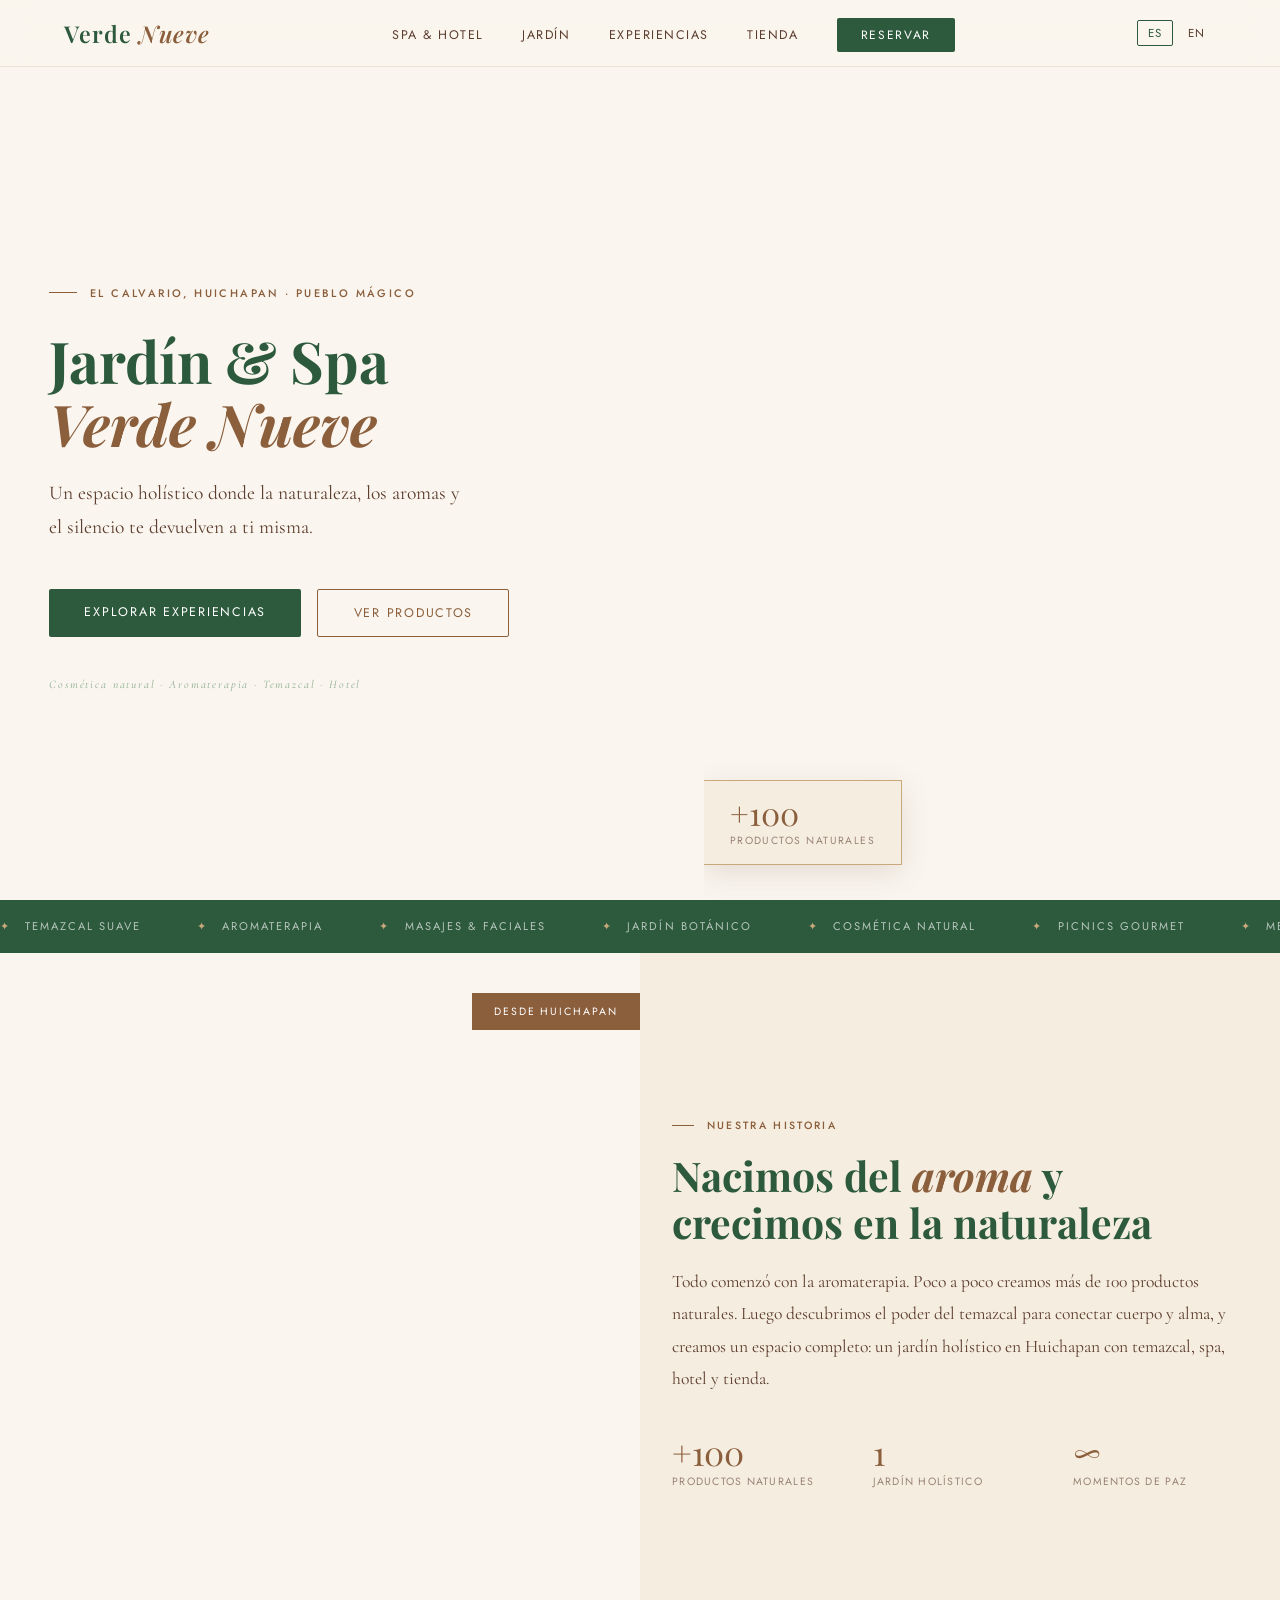
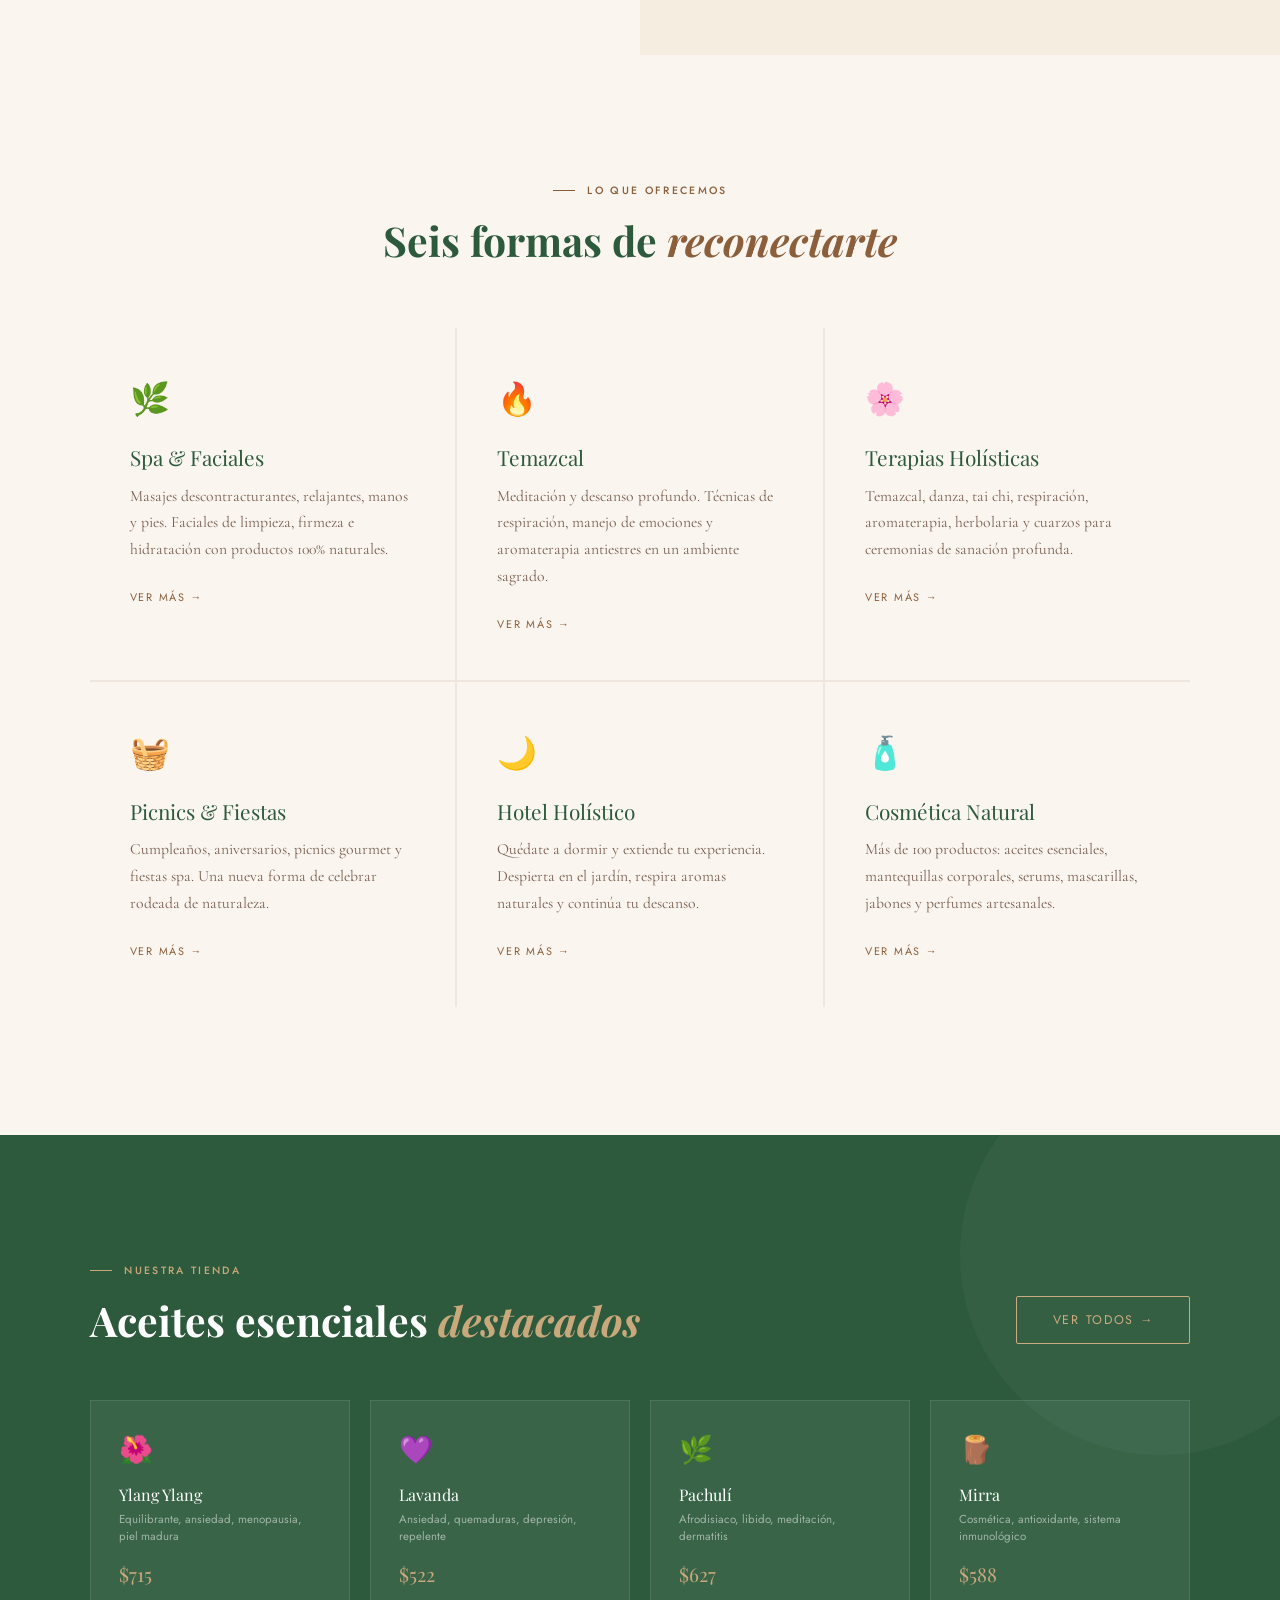
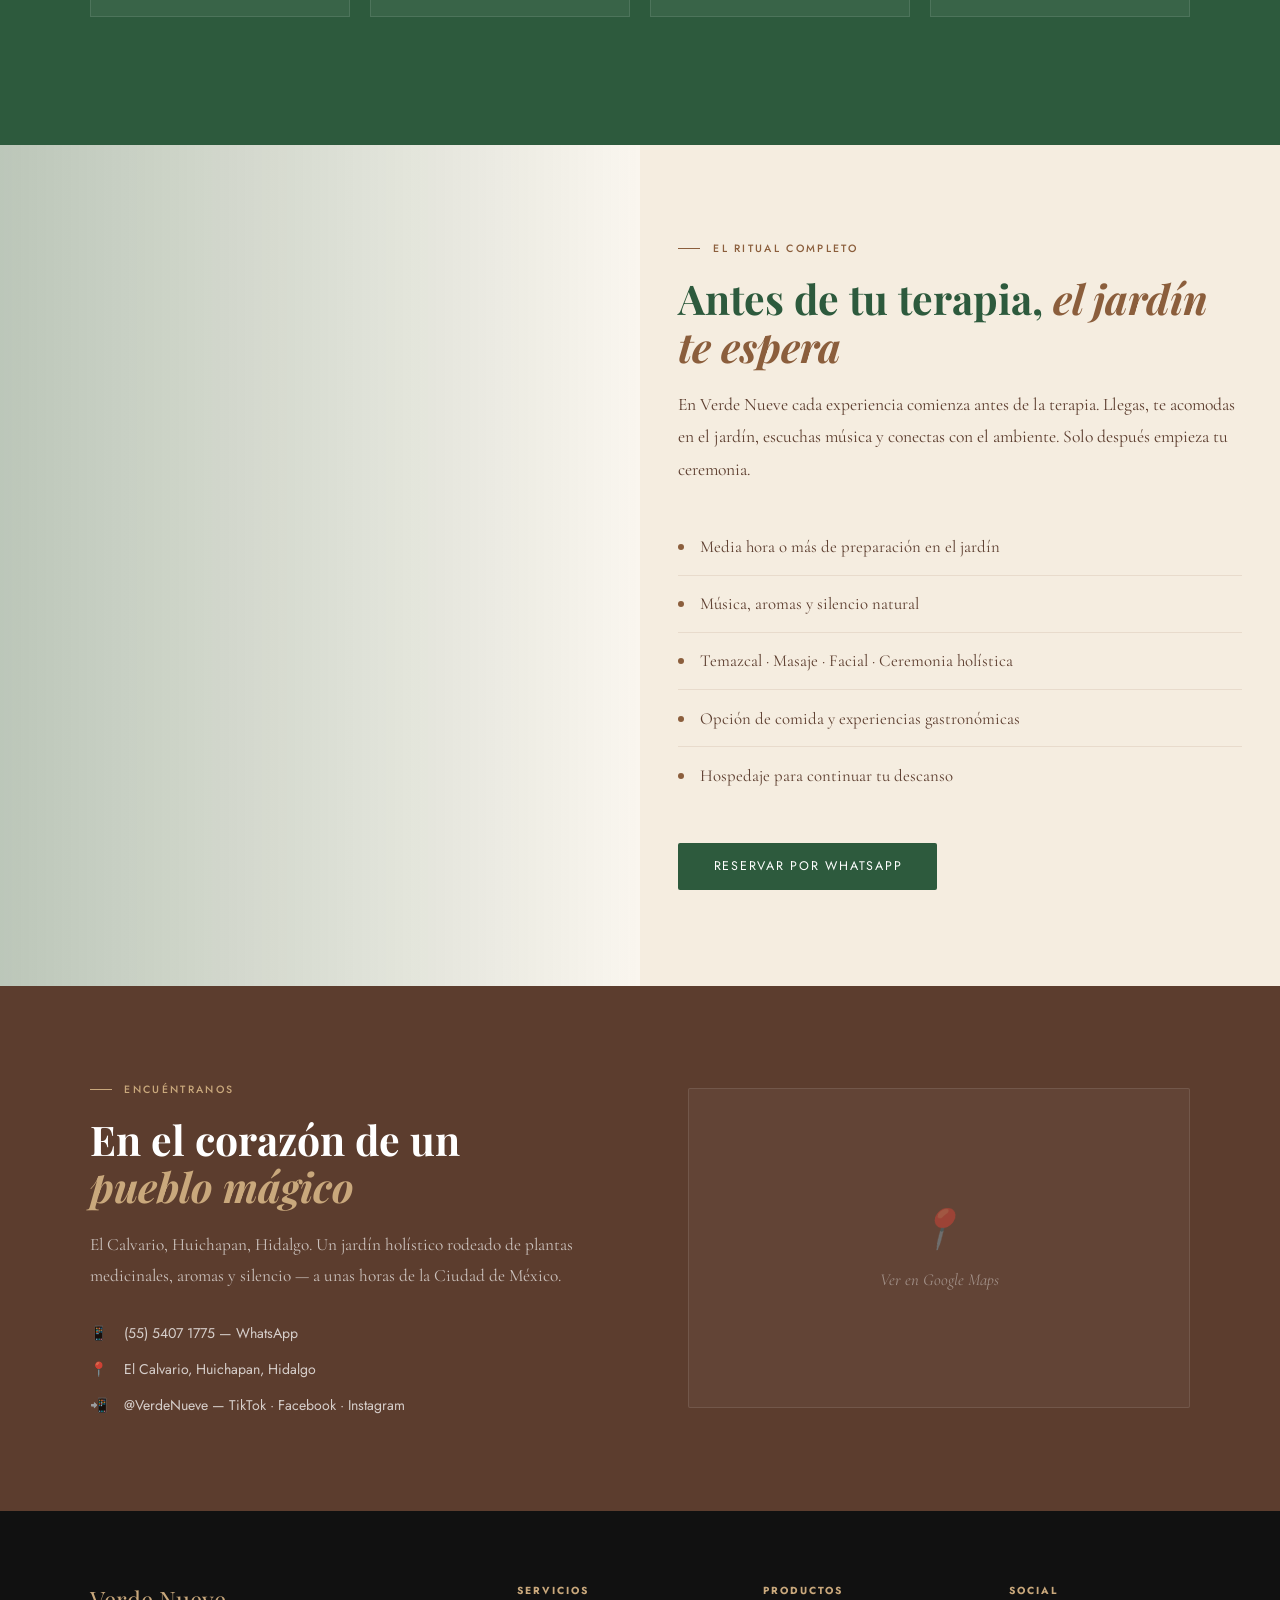
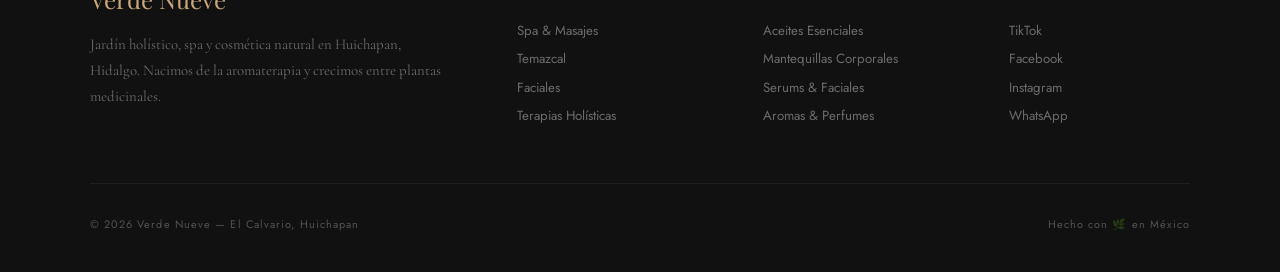
<file: index.html>
<!DOCTYPE html>
<html lang="es">
<head>
<meta charset="UTF-8">
<meta name="viewport" content="width=device-width, initial-scale=1.0">
  <title>Jardín & Spa Verde Nueve — Masajes, Temazcal y Cosmética Natural en Huichapan</title>
  <meta name="description" content="Escapa del estrés en el Jardín Verde Nueve. Spa, masajes, temazcal, faciales y más de 100 productos naturales en Huichapan, Hidalgo.">
  <meta name="keywords" content="spa Huichapan, masajes Hidalgo, temazcal, cosmética natural, terapia estrés, jardín holístico">
  <meta name="robots" content="index, follow">
  <link rel="canonical" href="https://verdenueve.mx/">

  <!-- Open Graph -->
  <meta property="og:type" content="website">
  <meta property="og:url" content="https://verdenueve.mx/">
  <meta property="og:title" content="Jardín & Spa Verde Nueve — Masajes, Temazcal y Cosmética Natural en Huichapan">
  <meta property="og:description" content="Escapa del estrés en el Jardín Verde Nueve. Spa, masajes, temazcal, faciales y más de 100 productos naturales en Huichapan, Hidalgo.">
  <meta property="og:image" content="https://verdenueve.mx/img/og-image.jpg">
  <meta property="og:locale" content="es_MX">

  <!-- Twitter Card -->
  <meta name="twitter:card" content="summary_large_image">
  <meta name="twitter:title" content="Jardín & Spa Verde Nueve — Masajes, Temazcal y Cosmética Natural en Huichapan">
  <meta name="twitter:description" content="Escapa del estrés en el Jardín Verde Nueve. Spa, masajes, temazcal, faciales y más de 100 productos naturales en Huichapan, Hidalgo.">
  <meta name="twitter:image" content="https://verdenueve.mx/img/og-image.jpg">
<link href="https://fonts.googleapis.com/css2?family=Playfair+Display:ital,wght@0,400;0,600;1,400;1,600&family=Cormorant+Garamond:ital,wght@0,300;0,400;1,300&family=Jost:wght@300;400;500&display=swap" rel="stylesheet">
<link rel="stylesheet" href="style.css">
<style>
  /* ── HERO ── */
  .hero { min-height: 100vh; display: grid; grid-template-columns: 55% 45%; padding-top: 76px; }
  .hero-left { display: flex; flex-direction: column; justify-content: center; padding: 6rem 4rem 6rem 7%; }
  .eyebrow { display: flex; align-items: center; gap: .8rem; font-size: .68rem; letter-spacing: .22em; text-transform: uppercase; color: var(--tierra); font-weight: 500; margin-bottom: 1.8rem; }
  .eyebrow::before { content: ''; display: inline-block; width: 28px; height: 1px; background: var(--tierra); }
  .hero-title { font-family: 'Playfair Display', serif; font-size: clamp(2.8rem, 4.5vw, 5rem); line-height: 1.08; color: var(--verde); margin-bottom: 1.4rem; }
  .hero-title em { display: block; font-style: italic; color: var(--tierra); }
  .hero-desc { font-family: 'Cormorant Garamond', serif; font-size: 1.22rem; line-height: 1.75; color: var(--cafe); opacity: .88; max-width: 420px; margin-bottom: 2.8rem; }
  .hero-btns { display: flex; gap: 1rem; flex-wrap: wrap; }
  .hero-tagline { margin-top: 2.5rem; font-size: .72rem; letter-spacing: .16em; color: var(--verde-palido); font-family: 'Cormorant Garamond', serif; font-style: italic; }
  .hero-right { position: relative; overflow: hidden; }
  .hero-mosaic { display: grid; grid-template-columns: 1fr 1fr; grid-template-rows: 60% 40%; height: 100%; gap: 4px; }
  .tile { overflow: hidden; background-size: cover; background-position: center; transition: transform .7s ease; }
  .tile:hover { transform: scale(1.04); }
  .tile-a { grid-column: 1; grid-row: 1/3; background-image: url('https://images.unsplash.com/photo-1600334089648-b0d9d3028eb2?w=700&q=80'); }
  .tile-b { background-image: url('https://images.unsplash.com/photo-1540555700478-4be289fbecef?w=500&q=80'); }
  .tile-c { background-image: url('https://images.unsplash.com/photo-1556760544-74068565f05c?w=500&q=80'); }
  .hero-pill { position: absolute; bottom: 2.2rem; left: -1px; background: var(--crema); border: 1px solid var(--arena); padding: 1rem 1.6rem; box-shadow: 0 8px 30px rgba(92,61,46,.14); z-index: 10; }
  .hero-pill .big { font-family: 'Playfair Display', serif; font-size: 2rem; color: var(--tierra); line-height: 1; }
  .hero-pill .small { font-size: .65rem; letter-spacing: .14em; text-transform: uppercase; color: var(--cafe); opacity: .6; margin-top: .25rem; }
  .hero-left .eyebrow   { animation: fadeUp .6s ease .1s both; }
  .hero-left .hero-title { animation: fadeUp .7s ease .2s both; }
  .hero-left .hero-desc  { animation: fadeUp .7s ease .35s both; }
  .hero-left .hero-btns  { animation: fadeUp .7s ease .5s both; }

  /* ── SOBRE ── */
  .sobre { display: grid; grid-template-columns: 1fr 1fr; min-height: 78vh; }
  .sobre-photo { background: url('https://images.unsplash.com/photo-1501854140801-50d01698950b?w=900&q=80') center/cover; position: relative; }
  .sobre-photo-tag { position: absolute; top: 2.5rem; right: 0; background: var(--tierra); color: #fff; padding: .7rem 1.4rem; font-size: .66rem; letter-spacing: .18em; text-transform: uppercase; }
  .sobre-text { background: var(--crema); padding: 6rem 6% 6rem 5%; display: flex; flex-direction: column; justify-content: center; }
  .stats-row { display: grid; grid-template-columns: repeat(3,1fr); gap: 2rem; margin-top: 2.5rem; }
  .stat-num { font-family: 'Playfair Display', serif; font-size: 2.1rem; color: var(--tierra); line-height: 1; }
  .stat-lab { font-size: .66rem; letter-spacing: .12em; text-transform: uppercase; color: var(--cafe); opacity: .6; margin-top: .3rem; }

  /* ── SERVICIOS ── */
  .servicios { padding: 8rem 7%; background: var(--hueso); }
  .servicios-header { text-align: center; margin-bottom: 4rem; }
  .service-grid { display: grid; grid-template-columns: repeat(3,1fr); gap: 2px; background: rgba(139,94,60,.1); }
  .service-card { background: var(--hueso); padding: 3rem 2.5rem; cursor: pointer; position: relative; overflow: hidden; text-decoration: none; color: inherit; display: block; }
  .service-card::before { content: ''; position: absolute; inset: 0; background: var(--verde); transform: scaleY(0); transform-origin: bottom; transition: transform .4s ease; z-index: 0; }
  .service-card:hover::before { transform: scaleY(1); }
  .service-card > * { position: relative; z-index: 1; }
  .service-card:hover .s-icon { color: var(--arena); }
  .service-card:hover .s-name { color: #fff; }
  .service-card:hover .s-desc { color: rgba(255,255,255,.72); opacity: 1; }
  .service-card:hover .s-more { color: var(--arena); }
  .s-icon { font-size: 2rem; margin-bottom: 1.3rem; color: var(--verde-palido); transition: color .35s; }
  .s-name { font-family: 'Playfair Display', serif; font-size: 1.3rem; color: var(--verde); margin-bottom: .8rem; transition: color .35s; }
  .s-desc { font-family: 'Cormorant Garamond', serif; font-size: .98rem; line-height: 1.7; color: var(--cafe); opacity: .82; margin-bottom: 1.6rem; transition: color .35s; }
  .s-more { font-size: .68rem; letter-spacing: .16em; text-transform: uppercase; color: var(--tierra); transition: color .35s; }

  /* ── PRODUCTOS ── */
  .productos { background: var(--verde); padding: 8rem 7%; position: relative; overflow: hidden; }
  .productos::after { content: ''; position: absolute; top: -80px; right: -80px; width: 400px; height: 400px; border-radius: 50%; background: rgba(255,255,255,.03); pointer-events: none; }
  .productos-header { display: flex; justify-content: space-between; align-items: flex-end; margin-bottom: 3.5rem; }
  .productos-header .section-eyebrow { color: var(--arena); }
  .productos-header .section-eyebrow::before { background: var(--arena); }
  .productos-header .section-title { color: #fff; margin-bottom: 0; }
  .productos-header .section-title em { color: var(--arena); }
  .prod-grid { display: grid; grid-template-columns: repeat(4,1fr); gap: 1.2rem; }
  .prod-card { background: rgba(255,255,255,.06); border: 1px solid rgba(255,255,255,.1); padding: 1.8rem; cursor: pointer; transition: all .3s; }
  .prod-card:hover { background: rgba(255,255,255,.12); transform: translateY(-4px); }
  .prod-emoji { font-size: 1.7rem; margin-bottom: .9rem; }
  .prod-name { font-family: 'Playfair Display', serif; font-size: 1rem; color: #fff; margin-bottom: .4rem; }
  .prod-uso { font-size: .72rem; color: rgba(255,255,255,.52); line-height: 1.5; margin-bottom: 1rem; }
  .prod-price { font-family: 'Playfair Display', serif; font-size: 1.2rem; color: var(--arena); }

  /* ── EXPERIENCIA ── */
  .experiencia { display: grid; grid-template-columns: 1fr 1fr; min-height: 68vh; }
  .exp-photo { background: url('https://images.unsplash.com/photo-1544161515-4ab6ce6db874?w=900&q=80') center/cover; position: relative; }
  .exp-photo::after { content: ''; position: absolute; inset: 0; background: linear-gradient(to right, rgba(45,90,61,.3), transparent); }
  .exp-text { background: var(--crema); padding: 6rem 6%; display: flex; flex-direction: column; justify-content: center; }
  .ritual-list { list-style: none; margin: 2rem 0 2.5rem; }
  .ritual-list li { display: flex; align-items: flex-start; gap: 1rem; padding: 1.1rem 0; border-bottom: 1px solid rgba(139,94,60,.12); font-family: 'Cormorant Garamond', serif; font-size: 1.05rem; color: var(--cafe); }
  .ritual-list li:last-child { border-bottom: none; }
  .ritual-dot { width: 6px; height: 6px; border-radius: 50%; background: var(--tierra); margin-top: 8px; flex-shrink: 0; }

  /* ── CONTACTO ── */
  .contacto { background: var(--cafe); display: grid; grid-template-columns: 1fr 1fr; gap: 6rem; padding: 6rem 7%; align-items: center; }
  .contacto .section-eyebrow { color: var(--arena); }
  .contacto .section-eyebrow::before { background: var(--arena); }
  .contacto .section-title { color: #fff; }
  .contacto .section-title em { color: var(--arena); }
  .contact-desc { font-family: 'Cormorant Garamond', serif; font-size: 1.08rem; color: rgba(255,255,255,.68); line-height: 1.8; margin-bottom: 2rem; }
  .contact-items { display: flex; flex-direction: column; gap: 1rem; }
  .contact-item { display: flex; align-items: center; gap: 1rem; color: rgba(255,255,255,.75); font-size: .88rem; }
  .map-box { height: 320px; border: 1px solid rgba(255,255,255,.1); background: rgba(255,255,255,.04); display: flex; flex-direction: column; align-items: center; justify-content: center; gap: 1rem; cursor: pointer; transition: all .3s; border-radius: 2px; color: rgba(255,255,255,.4); font-family: 'Cormorant Garamond', serif; font-style: italic; font-size: 1.05rem; }
  .map-box:hover { background: rgba(255,255,255,.08); color: rgba(255,255,255,.75); }
  .map-box .pin { font-size: 2.4rem; }

  /* ── RESPONSIVE ── */
  @media (max-width: 900px) {
    .hero, .sobre, .experiencia, .contacto { grid-template-columns: 1fr; }
    .hero-right { min-height: 55vw; }
    .hero-left { padding: 4rem 6%; }
    .service-grid { grid-template-columns: 1fr 1fr; }
    .prod-grid { grid-template-columns: 1fr 1fr; }
  }
  @media (max-width: 600px) {
    .service-grid, .prod-grid { grid-template-columns: 1fr; }
  }
</style>
</head>
<body>

<!-- ── NAV ── -->
<nav>
  <a href="index.html" class="nav-logo">Verde <em>Nueve</em></a>
  <ul class="nav-links">
    <li><a href="spa-hotel.html" class="es">Spa & Hotel</a><a href="spa-hotel.html" class="en">Spa & Hotel</a></li>
    <li><a href="jardin.html" class="es">Jardín</a><a href="jardin.html" class="en">Garden</a></li>
    <li><a href="experiencias.html" class="es">Experiencias</a><a href="experiencias.html" class="en">Experiences</a></li>
    <li><a href="tienda.html" class="es">Tienda</a><a href="tienda.html" class="en">Shop</a></li>
    <li><a href="https://wa.me/5554071775" class="btn-reservar es">Reservar</a><a href="https://wa.me/5554071775" class="btn-reservar en">Book Now</a></li>
  </ul>
  <div class="lang-toggle">
    <button data-lang="es" onclick="setLang('es')">ES</button>
    <button data-lang="en" onclick="setLang('en')">EN</button>
  </div>
  <button class="nav-burger" aria-label="Menú"><span></span><span></span><span></span></button>
</nav>

<!-- ── HERO ── -->
<section class="hero">
  <div class="hero-left">
    <div class="eyebrow">
      <span class="es" data-vn="hero.eyebrow_es">El Calvario, Huichapan · Pueblo Mágico</span>
      <span class="en" data-vn="hero.eyebrow_en">El Calvario, Huichapan · Magic Town</span>
    </div>
    <h1 class="hero-title">
      <span class="es" data-vn="hero.title_es">Jardín & Spa<em>Verde Nueve</em></span>
      <span class="en" data-vn="hero.title_en">Garden & Spa<em>Verde Nueve</em></span>
    </h1>
    <p class="hero-desc es" data-vn="hero.desc_es">Un espacio holístico donde la naturaleza, los aromas y el silencio te devuelven a ti misma.</p>
    <p class="hero-desc en" data-vn="hero.desc_en">A holistic space where nature, aromas and silence bring you back to yourself.</p>
    <div class="hero-btns">
      <a href="experiencias.html" class="btn-prim es">Explorar Experiencias</a>
      <a href="experiencias.html" class="btn-prim en">Explore Experiences</a>
      <a href="tienda.html" class="btn-ghost es">Ver Productos</a>
      <a href="tienda.html" class="btn-ghost en">Shop Products</a>
    </div>
    <p class="hero-tagline es" data-vn="hero.tagline_es">Cosmética natural · Aromaterapia · Temazcal · Hotel</p>
    <p class="hero-tagline en" data-vn="hero.tagline_en">Natural cosmetics · Aromatherapy · Temazcal · Hotel</p>
  </div>
  <div class="hero-right">
    <div class="hero-mosaic">
      <div class="tile tile-a" data-img="hero.tile_a"></div>
      <div class="tile tile-b" data-img="hero.tile_b"></div>
      <div class="tile tile-c" data-img="hero.tile_c"></div>
    </div>
    <div class="hero-pill">
      <div class="big">+100</div>
      <div class="small es">Productos naturales</div>
      <div class="small en">Natural products</div>
    </div>
  </div>
</section>

<!-- ── MARQUEE ── -->
<div class="marquee-wrap">
  <div class="marquee-track">
    <div class="marquee-item">Temazcal Suave</div><div class="marquee-item">Aromaterapia</div>
    <div class="marquee-item">Masajes &amp; Faciales</div><div class="marquee-item">Jardín Botánico</div>
    <div class="marquee-item">Cosmética Natural</div><div class="marquee-item">Picnics Gourmet</div>
    <div class="marquee-item">Meditación</div><div class="marquee-item">Hotel Holístico</div>
    <div class="marquee-item">Temazcal Suave</div><div class="marquee-item">Aromaterapia</div>
    <div class="marquee-item">Masajes &amp; Faciales</div><div class="marquee-item">Jardín Botánico</div>
    <div class="marquee-item">Cosmética Natural</div><div class="marquee-item">Picnics Gourmet</div>
    <div class="marquee-item">Meditación</div><div class="marquee-item">Hotel Holístico</div>
  </div>
</div>

<!-- ── SOBRE ── -->
<section class="sobre" id="sobre">
  <div class="sobre-photo" data-img="sobre.photo">
    <div class="sobre-photo-tag es">Desde Huichapan</div>
    <div class="sobre-photo-tag en">From Huichapan</div>
  </div>
  <div class="sobre-text">
    <div class="section-eyebrow es fade-up">Nuestra historia</div>
    <div class="section-eyebrow en fade-up">Our story</div>
    <h2 class="section-title fade-up es">Nacimos del <em>aroma</em> y crecimos en la naturaleza</h2>
    <h2 class="section-title fade-up en">Born from <em>scent</em>, grown in nature</h2>
    <p class="section-body fade-up es">Todo comenzó con la aromaterapia. Poco a poco creamos más de 100 productos naturales. Luego descubrimos el poder del temazcal para conectar cuerpo y alma, y creamos un espacio completo: un jardín holístico en Huichapan con temazcal, spa, hotel y tienda.</p>
    <p class="section-body fade-up en">It all started with aromatherapy. Little by little we created over 100 natural products. Then we discovered the power of temazcal to connect body and soul, and built a complete space: a holistic garden in Huichapan with temazcal, spa, hotel and shop.</p>
    <div class="stats-row fade-up">
      <div><div class="stat-num">+100</div><div class="stat-lab es">Productos naturales</div><div class="stat-lab en">Natural products</div></div>
      <div><div class="stat-num">1</div><div class="stat-lab es">Jardín holístico</div><div class="stat-lab en">Holistic garden</div></div>
      <div><div class="stat-num">∞</div><div class="stat-lab es">Momentos de paz</div><div class="stat-lab en">Moments of peace</div></div>
    </div>
  </div>
</section>

<!-- ── SERVICIOS ── -->
<section class="servicios" id="servicios">
  <div class="servicios-header">
    <div class="section-eyebrow fade-up" style="justify-content:center"><span class="es">Lo que ofrecemos</span><span class="en">What we offer</span></div>
    <h2 class="section-title fade-up" style="text-align:center"><span class="es">Seis formas de <em>reconectarte</em></span><span class="en">Six ways to <em>reconnect</em></span></h2>
  </div>
  <div class="service-grid">
    <a href="spa-hotel.html" class="service-card"><div class="s-icon">🌿</div><div class="s-name es">Spa & Faciales</div><div class="s-name en">Spa & Facials</div><p class="s-desc es">Masajes descontracturantes, relajantes, manos y pies. Faciales de limpieza, firmeza e hidratación con productos 100% naturales.</p><p class="s-desc en">Tension-releasing massages, hand and foot care. Cleansing, firming and hydrating facials with 100% natural products.</p><div class="s-more es">Ver más →</div><div class="s-more en">Learn more →</div></a>
    <a href="experiencias.html" class="service-card"><div class="s-icon">🔥</div><div class="s-name es">Temazcal</div><div class="s-name en">Temazcal</div><p class="s-desc es">Meditación y descanso profundo. Técnicas de respiración, manejo de emociones y aromaterapia antiestres en un ambiente sagrado.</p><p class="s-desc en">Meditation and deep rest. Breathing techniques, emotion management and anti-stress aromatherapy in a sacred environment.</p><div class="s-more es">Ver más →</div><div class="s-more en">Learn more →</div></a>
    <a href="experiencias.html" class="service-card"><div class="s-icon">🌸</div><div class="s-name es">Terapias Holísticas</div><div class="s-name en">Holistic Therapies</div><p class="s-desc es">Temazcal, danza, tai chi, respiración, aromaterapia, herbolaria y cuarzos para ceremonias de sanación profunda.</p><p class="s-desc en">Temazcal, dance, tai chi, breathing, aromatherapy, herbalism and crystals for deep healing ceremonies.</p><div class="s-more es">Ver más →</div><div class="s-more en">Learn more →</div></a>
    <a href="experiencias.html" class="service-card"><div class="s-icon">🧺</div><div class="s-name es">Picnics & Fiestas</div><div class="s-name en">Picnics & Celebrations</div><p class="s-desc es">Cumpleaños, aniversarios, picnics gourmet y fiestas spa. Una nueva forma de celebrar rodeada de naturaleza.</p><p class="s-desc en">Birthdays, anniversaries, gourmet picnics and spa parties. A new way to celebrate in nature.</p><div class="s-more es">Ver más →</div><div class="s-more en">Learn more →</div></a>
    <a href="spa-hotel.html" class="service-card"><div class="s-icon">🌙</div><div class="s-name es">Hotel Holístico</div><div class="s-name en">Holistic Hotel</div><p class="s-desc es">Quédate a dormir y extiende tu experiencia. Despierta en el jardín, respira aromas naturales y continúa tu descanso.</p><p class="s-desc en">Stay overnight and extend your experience. Wake up in the garden, breathe natural aromas and continue your rest.</p><div class="s-more es">Ver más →</div><div class="s-more en">Learn more →</div></a>
    <a href="tienda.html" class="service-card"><div class="s-icon">🧴</div><div class="s-name es">Cosmética Natural</div><div class="s-name en">Natural Cosmetics</div><p class="s-desc es">Más de 100 productos: aceites esenciales, mantequillas corporales, serums, mascarillas, jabones y perfumes artesanales.</p><p class="s-desc en">Over 100 products: essential oils, body butters, serums, masks, soaps and artisanal perfumes.</p><div class="s-more es">Ver más →</div><div class="s-more en">Learn more →</div></a>
  </div>
</section>

<!-- ── PRODUCTOS DESTACADOS ── -->
<section class="productos" id="tienda">
  <div class="productos-header">
    <div>
      <div class="section-eyebrow es">Nuestra tienda</div>
      <div class="section-eyebrow en">Our shop</div>
      <h2 class="section-title es">Aceites esenciales <em>destacados</em></h2>
      <h2 class="section-title en">Featured <em>essential oils</em></h2>
    </div>
    <a href="tienda.html" class="btn-ghost" style="border-color:var(--arena);color:var(--arena)"><span class="es">Ver todos →</span><span class="en">View all →</span></a>
  </div>
  <div class="prod-grid">
    <div class="prod-card"><div class="prod-emoji">🌺</div><div class="prod-name">Ylang Ylang</div><div class="prod-uso es">Equilibrante, ansiedad, menopausia, piel madura</div><div class="prod-uso en">Balancing, anxiety, menopause, mature skin</div><div class="prod-price">$715</div></div>
    <div class="prod-card"><div class="prod-emoji">💜</div><div class="prod-name">Lavanda</div><div class="prod-uso es">Ansiedad, quemaduras, depresión, repelente</div><div class="prod-uso en">Anxiety, burns, depression, insect repellent</div><div class="prod-price">$522</div></div>
    <div class="prod-card"><div class="prod-emoji">🌿</div><div class="prod-name">Pachulí</div><div class="prod-uso es">Afrodisiaco, libido, meditación, dermatitis</div><div class="prod-uso en">Aphrodisiac, libido, meditation, dermatitis</div><div class="prod-price">$627</div></div>
    <div class="prod-card"><div class="prod-emoji">🪵</div><div class="prod-name">Mirra</div><div class="prod-uso es">Cosmética, antioxidante, sistema inmunológico</div><div class="prod-uso en">Cosmetics, antioxidant, immune system</div><div class="prod-price">$588</div></div>
  </div>
</section>

<!-- ── EXPERIENCIA RITUAL ── -->
<section class="experiencia" id="experiencias">
  <div class="exp-photo"></div>
  <div class="exp-text">
    <div class="section-eyebrow fade-up es">El ritual completo</div>
    <div class="section-eyebrow fade-up en">The full ritual</div>
    <h2 class="section-title fade-up es">Antes de tu terapia, <em>el jardín te espera</em></h2>
    <h2 class="section-title fade-up en">Before your therapy, <em>the garden awaits</em></h2>
    <p class="section-body fade-up es">En Verde Nueve cada experiencia comienza antes de la terapia. Llegas, te acomodas en el jardín, escuchas música y conectas con el ambiente. Solo después empieza tu ceremonia.</p>
    <p class="section-body fade-up en">At Verde Nueve every experience begins before the therapy. You arrive, settle into the garden, listen to music and connect with the environment. Only then does your ceremony begin.</p>
    <ul class="ritual-list">
      <li><div class="ritual-dot"></div><span class="es">Media hora o más de preparación en el jardín</span><span class="en">Half hour or more of garden preparation</span></li>
      <li><div class="ritual-dot"></div><span class="es">Música, aromas y silencio natural</span><span class="en">Music, aromas and natural silence</span></li>
      <li><div class="ritual-dot"></div><span class="es">Temazcal · Masaje · Facial · Ceremonia holística</span><span class="en">Temazcal · Massage · Facial · Holistic ceremony</span></li>
      <li><div class="ritual-dot"></div><span class="es">Opción de comida y experiencias gastronómicas</span><span class="en">Food and gastronomic experiences available</span></li>
      <li><div class="ritual-dot"></div><span class="es">Hospedaje para continuar tu descanso</span><span class="en">Accommodation to extend your stay</span></li>
    </ul>
    <a href="https://wa.me/5554071775" class="btn-prim" style="align-self:flex-start"><span class="es">Reservar por WhatsApp</span><span class="en">Book via WhatsApp</span></a>
  </div>
</section>

<!-- ── CONTACTO ── -->
<section class="contacto" id="contacto">
  <div>
    <div class="section-eyebrow es">Encuéntranos</div>
    <div class="section-eyebrow en">Find us</div>
    <h2 class="section-title es">En el corazón de un <em>pueblo mágico</em></h2>
    <h2 class="section-title en">In the heart of a <em>magic town</em></h2>
    <p class="contact-desc es">El Calvario, Huichapan, Hidalgo. Un jardín holístico rodeado de plantas medicinales, aromas y silencio — a unas horas de la Ciudad de México.</p>
    <p class="contact-desc en">El Calvario, Huichapan, Hidalgo. A holistic garden surrounded by medicinal plants, aromas and silence — a few hours from Mexico City.</p>
    <div class="contact-items">
      <div class="contact-item"><span>📱</span>(55) 5407 1775 — WhatsApp</div>
      <div class="contact-item"><span>📍</span>El Calvario, Huichapan, Hidalgo</div>
      <div class="contact-item"><span>📲</span>@VerdeNueve — TikTok · Facebook · Instagram</div>
    </div>
  </div>
  <div class="map-box" onclick="window.open('https://maps.google.com/?q=Huichapan+Hidalgo','_blank')">
    <div class="pin">📍</div>
    <span class="es">Ver en Google Maps</span>
    <span class="en">View on Google Maps</span>
  </div>
</section>

<!-- ── FOOTER ── -->
<footer>
  <div class="footer-grid">
    <div>
      <div class="footer-brand">Verde Nueve</div>
      <p class="footer-bio es">Jardín holístico, spa y cosmética natural en Huichapan, Hidalgo. Nacimos de la aromaterapia y crecimos entre plantas medicinales.</p>
      <p class="footer-bio en">Holistic garden, spa and natural cosmetics in Huichapan, Hidalgo. Born from aromatherapy and grown among medicinal plants.</p>
    </div>
    <div class="footer-col">
      <h5 class="es">Servicios</h5><h5 class="en">Services</h5>
      <a href="spa-hotel.html"><span class="es">Spa & Masajes</span><span class="en">Spa & Massages</span></a>
      <a href="experiencias.html"><span class="es">Temazcal</span><span class="en">Temazcal</span></a>
      <a href="spa-hotel.html"><span class="es">Faciales</span><span class="en">Facials</span></a>
      <a href="experiencias.html"><span class="es">Terapias Holísticas</span><span class="en">Holistic Therapies</span></a>
    </div>
    <div class="footer-col">
      <h5 class="es">Productos</h5><h5 class="en">Products</h5>
      <a href="tienda.html"><span class="es">Aceites Esenciales</span><span class="en">Essential Oils</span></a>
      <a href="tienda.html"><span class="es">Mantequillas Corporales</span><span class="en">Body Butters</span></a>
      <a href="tienda.html"><span class="es">Serums & Faciales</span><span class="en">Serums & Facials</span></a>
      <a href="tienda.html"><span class="es">Aromas & Perfumes</span><span class="en">Aromas & Perfumes</span></a>
    </div>
    <div class="footer-col">
      <h5>Social</h5>
      <a href="#">TikTok</a>
      <a href="#">Facebook</a>
      <a href="#">Instagram</a>
      <a href="https://wa.me/5554071775">WhatsApp</a>
    </div>
  </div>
  <div class="footer-bottom">
    <div>© 2026 Verde Nueve — El Calvario, Huichapan</div>
    <div class="es">Hecho con 🌿 en México</div>
    <div class="en">Made with 🌿 in Mexico</div>
  </div>
</footer>


<script src="main.js"></script>
</body>
</html>
</file>
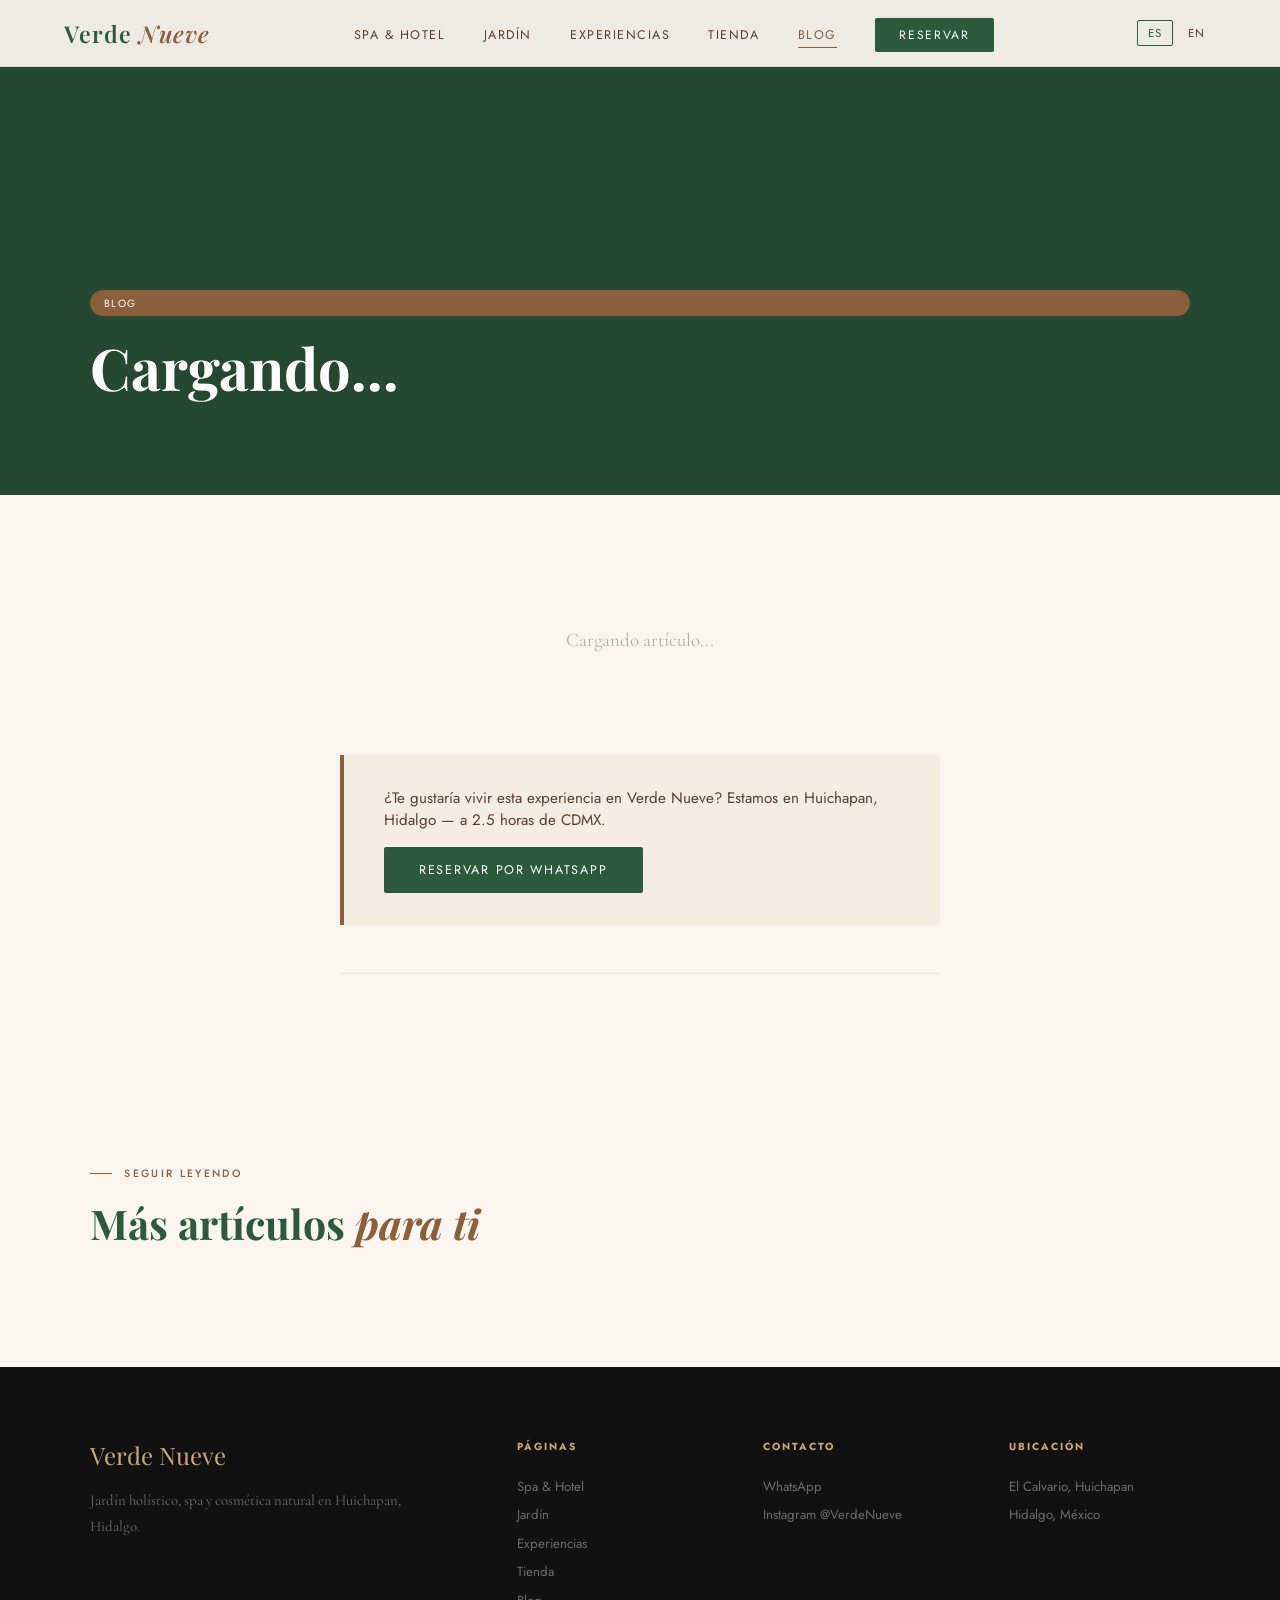
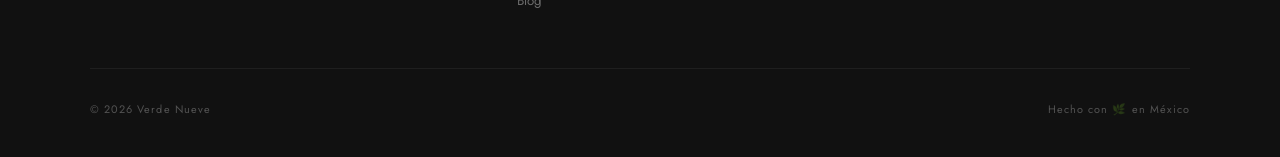
<file: blog/aceites-esenciales-aromaterapia-en-casa/index.html>
<!DOCTYPE html>
<html lang="es">
<head>
<meta charset="UTF-8">
<meta name="viewport" content="width=device-width, initial-scale=1.0">
<title id="post-title">Cargando...</title>
<meta name="description" id="post-meta-desc" content="">
<meta name="keywords" id="post-keywords" content="">
<meta name="robots" content="index, follow">
<link id="canonical" rel="canonical" href="">
<link href="https://fonts.googleapis.com/css2?family=Playfair+Display:ital,wght@0,400;0,600;1,400&family=Cormorant+Garamond:ital,wght@0,300;0,400;1,300&family=Jost:wght@300;400;500&display=swap" rel="stylesheet">
<link rel="stylesheet" href="../../style.css">
<style>
  .post-hero {
    min-height: 55vh; background: var(--verde);
    display: flex; flex-direction: column; justify-content: flex-end;
    padding: 76px 7% 5rem; position: relative; overflow: hidden;
  }
  .post-hero::before {
    content: ''; position: absolute; inset: 0;
    background: rgba(0,0,0,.2);
  }
  .post-hero > * { position: relative; z-index: 2; }
  .post-cat {
    display: inline-block; background: var(--tierra); color: #fff;
    font-size: .65rem; letter-spacing: .14em; text-transform: uppercase;
    padding: .35rem .9rem; border-radius: 100px; margin-bottom: 1.2rem;
  }
  .post-hero h1 {
    font-family: 'Playfair Display', serif;
    font-size: clamp(2.2rem, 4.5vw, 4rem);
    color: #fff; line-height: 1.1; max-width: 800px; margin-bottom: 1rem;
  }
  .post-date { font-size: .75rem; color: rgba(255,255,255,.5); letter-spacing: .1em; }
  .post-body-wrap { max-width: 780px; margin: 0 auto; padding: 5rem 7%; }
  .post-body { font-family: 'Cormorant Garamond', serif; font-size: 1.18rem; line-height: 1.9; color: var(--cafe); }
  .post-body h2 { font-family: 'Playfair Display', serif; font-size: 1.6rem; color: var(--verde); margin: 2.5rem 0 1rem; line-height: 1.2; }
  .post-body p { margin-bottom: 1.3rem; }
  .post-body strong { color: var(--cafe); font-weight: 600; }
  .post-cta { background: var(--crema); border-left: 4px solid var(--tierra); padding: 2rem 2.5rem; margin: 3rem 0; }
  .post-cta p { font-family: 'Jost', sans-serif; font-size: .95rem; color: var(--cafe); margin-bottom: 1rem; }
  .post-tags { display: flex; gap: .5rem; flex-wrap: wrap; margin-top: 3rem; padding-top: 2rem; border-top: 1px solid rgba(139,94,60,.12); }
  .post-tag { background: rgba(45,90,61,.08); color: var(--verde); font-size: .65rem; letter-spacing: .1em; text-transform: uppercase; padding: .3rem .8rem; border-radius: 100px; }
  .related { padding: 5rem 7%; background: var(--hueso); }
  .related-grid { display: grid; grid-template-columns: repeat(3,1fr); gap: 1.5rem; margin-top: 2.5rem; }
  .related-card { background: #fff; padding: 1.5rem; text-decoration: none; color: inherit; border: 1px solid rgba(139,94,60,.08); transition: all .3s; display: block; }
  .related-card:hover { transform: translateY(-3px); box-shadow: 0 8px 24px rgba(92,61,46,.08); }
  .rc-cat { font-size: .62rem; letter-spacing: .12em; text-transform: uppercase; color: var(--tierra); margin-bottom: .5rem; }
  .rc-title { font-family: 'Playfair Display', serif; font-size: 1rem; color: var(--verde); line-height: 1.3; }
  @media (max-width: 900px) { .related-grid { grid-template-columns: 1fr 1fr; } .post-body-wrap { padding: 3rem 5%; } }
  @media (max-width: 600px) { .related-grid { grid-template-columns: 1fr; } }
</style>
</head>
<body>

<nav>
  <a href="../../index.html" class="nav-logo">Verde <em>Nueve</em></a>
  <ul class="nav-links">
    <li><a href="../../spa-hotel.html">Spa & Hotel</a></li>
    <li><a href="../../jardin.html">Jardín</a></li>
    <li><a href="../../experiencias.html">Experiencias</a></li>
    <li><a href="../../tienda.html">Tienda</a></li>
    <li><a href="../../blog.html" class="active">Blog</a></li>
    <li><a href="https://wa.me/5554071775" class="btn-reservar">Reservar</a></li>
  </ul>
  <div class="lang-toggle">
    <button data-lang="es" onclick="setLang('es')">ES</button>
    <button data-lang="en" onclick="setLang('en')">EN</button>
  </div>
  <button class="nav-burger" aria-label="Menú"><span></span><span></span><span></span></button>
</nav>

<section class="post-hero">
  <div class="post-cat" id="post-cat">Blog</div>
  <h1 id="post-h1">Cargando...</h1>
  <div class="post-date" id="post-date"></div>
</section>

<div class="post-body-wrap">
  <div class="post-body" id="post-content">
    <p style="opacity:.4;text-align:center;padding:3rem">Cargando artículo...</p>
  </div>
  <div class="post-cta">
    <p>¿Te gustaría vivir esta experiencia en Verde Nueve? Estamos en Huichapan, Hidalgo — a 2.5 horas de CDMX.</p>
    <a href="https://wa.me/5554071775" class="btn-prim">Reservar por WhatsApp</a>
  </div>
  <div class="post-tags" id="post-tags"></div>
</div>

<section class="related">
  <div class="section-eyebrow">Seguir leyendo</div>
  <h2 class="section-title">Más artículos <em>para ti</em></h2>
  <div class="related-grid" id="related-grid"></div>
</section>

<footer>
  <div class="footer-grid">
    <div>
      <div class="footer-brand">Verde Nueve</div>
      <p class="footer-bio">Jardín holístico, spa y cosmética natural en Huichapan, Hidalgo.</p>
    </div>
    <div class="footer-col">
      <h5>Páginas</h5>
      <a href="../../spa-hotel.html">Spa & Hotel</a>
      <a href="../../jardin.html">Jardín</a>
      <a href="../../experiencias.html">Experiencias</a>
      <a href="../../tienda.html">Tienda</a>
      <a href="../../blog.html">Blog</a>
    </div>
    <div class="footer-col">
      <h5>Contacto</h5>
      <a href="https://wa.me/5554071775">WhatsApp</a>
      <a href="#">Instagram @VerdeNueve</a>
    </div>
    <div class="footer-col">
      <h5>Ubicación</h5>
      <a href="#">El Calvario, Huichapan</a>
      <a href="#">Hidalgo, México</a>
    </div>
  </div>
  <div class="footer-bottom">
    <div>© 2026 Verde Nueve</div>
    <div>Hecho con 🌿 en México</div>
  </div>
</footer>

<script src="../../main.js"></script>
<script>
const SB = {
  url: 'https://pqqnxuvbrdvijvicyord.supabase.co',
  key: 'sb_publishable_Y3CmtZy4geYKq_8aMvT4nw_6sZ-t2io'
};

const slug = location.pathname.split('/').filter(Boolean).pop();

async function loadPost() {
  try {
    const res = await fetch(
      SB.url + '/rest/v1/blog_posts?slug=eq.' + slug + '&select=*',
      { headers: { 'apikey': SB.key, 'Authorization': 'Bearer ' + SB.key } }
    );
    const data = await res.json();
    if (!data || !data[0]) {
      document.getElementById('post-h1').textContent = 'Artículo no encontrado';
      return;
    }
    const post = data[0];

    document.title = post.title + ' — Verde Nueve';
    document.getElementById('post-meta-desc').setAttribute('content', post.meta_desc || '');
    document.getElementById('post-keywords').setAttribute('content', post.keywords || '');
    document.getElementById('canonical').setAttribute('href', 'https://verdenueve.mx/blog/' + slug);
    document.getElementById('post-h1').textContent = post.title;
    document.getElementById('post-cat').textContent = post.category || 'Blog';
    document.getElementById('post-title').textContent = post.title + ' — Verde Nueve';

    const date = new Date(post.created_at).toLocaleDateString('es-MX', { year:'numeric', month:'long', day:'numeric' });
    document.getElementById('post-date').textContent = date;

    const html = (post.body || '').trim().split('\n').map(line => {
      if (line.startsWith('## ')) return '<h2>' + line.slice(3) + '</h2>';
      if (line.trim() === '') return '';
      return '<p>' + line + '</p>';
    }).join('\n');
    document.getElementById('post-content').innerHTML = html;

    if (post.keywords) {
      const tags = post.keywords.split(',').map(k => k.trim());
      document.getElementById('post-tags').innerHTML = tags.map(t => '<span class="post-tag">' + t + '</span>').join('');
    }

    loadRelated(post.category, post.slug);
  } catch(e) { console.error(e); }
}

async function loadRelated(category, currentSlug) {
  try {
    const res = await fetch(
      SB.url + '/rest/v1/blog_posts?published=eq.true&slug=neq.' + currentSlug + '&limit=3&select=slug,title,category',
      { headers: { 'apikey': SB.key, 'Authorization': 'Bearer ' + SB.key } }
    );
    const related = await res.json();
    if (!related || !related.length) return;
    document.getElementById('related-grid').innerHTML = related.map(p =>
      '<a href="../../blog/' + p.slug + '" class="related-card"><div class="rc-cat">' + p.category + '</div><div class="rc-title">' + p.title + '</div></a>'
    ).join('');
  } catch(e) {}
}

loadPost();
</script>
</body>
</html>
</file>
<file: style.css>
/* ═══════════════════════════════════════════
   VERDE NUEVE — Estilos globales compartidos
   ═══════════════════════════════════════════ */

/* ── VARIABLES ── */
:root {
  --verde:        #2d5a3d;
  --verde-claro:  #4a7c5f;
  --verde-palido: #8aab8e;
  --tierra:       #8b5e3c;
  --arena:        #c9a87c;
  --crema:        #f5ede0;
  --hueso:        #faf6ef;
  --cafe:         #5c3d2e;
  --blanco:       #fff;
}

/* ── RESET ── */
*, *::before, *::after { margin: 0; padding: 0; box-sizing: border-box; }
html { scroll-behavior: smooth; }
body {
  font-family: 'Jost', sans-serif;
  background: var(--hueso);
  color: var(--cafe);
  overflow-x: hidden;
}

/* ── LANGUAGE SWITCH ── */
body.lang-es .en { display: none !important; }
body.lang-en .es { display: none !important; }

/* ══════════════════════════
   NAV
══════════════════════════ */
nav {
  position: fixed; top: 0; left: 0; right: 0; z-index: 200;
  display: flex; align-items: center; justify-content: space-between;
  padding: 1.1rem 5%;
  background: rgba(250,246,239,0.94);
  backdrop-filter: blur(14px);
  border-bottom: 1px solid rgba(139,94,60,0.13);
  transition: box-shadow .3s;
}
nav.scrolled { box-shadow: 0 4px 24px rgba(92,61,46,.08); }

.nav-logo {
  font-family: 'Playfair Display', serif;
  font-size: 1.45rem; font-weight: 600;
  color: var(--verde); text-decoration: none;
  letter-spacing: 0.04em;
}
.nav-logo em { font-style: italic; color: var(--tierra); }

.nav-links {
  display: flex; align-items: center; gap: 2.4rem; list-style: none;
}
.nav-links a {
  text-decoration: none; color: var(--cafe);
  font-size: .78rem; letter-spacing: .12em; text-transform: uppercase;
  transition: color .2s; position: relative;
}
.nav-links a::after {
  content: ''; position: absolute; bottom: -4px; left: 0; right: 0;
  height: 1px; background: var(--tierra);
  transform: scaleX(0); transition: transform .3s;
}
.nav-links a:hover { color: var(--tierra); }
.nav-links a:hover::after,
.nav-links a.active::after { transform: scaleX(1); }
.nav-links a.active { color: var(--tierra); }

.btn-reservar {
  background: var(--verde) !important; color: #fff !important;
  padding: .5rem 1.5rem; border-radius: 2px;
  font-size: .75rem !important; letter-spacing: .14em !important;
  transition: background .3s !important;
}
.btn-reservar::after { display: none !important; }
.btn-reservar:hover { background: var(--verde-claro) !important; }

.lang-toggle { display: flex; gap: .3rem; }
.lang-toggle button {
  background: none; border: 1px solid transparent;
  padding: .25rem .6rem; cursor: pointer;
  font-family: 'Jost', sans-serif; font-size: .72rem;
  letter-spacing: .1em; color: var(--cafe);
  border-radius: 2px; transition: all .2s;
}
.lang-toggle button.active,
.lang-toggle button:hover { border-color: var(--verde); color: var(--verde); }

/* Hamburger (mobile) */
.nav-burger {
  display: none; flex-direction: column; gap: 5px;
  cursor: pointer; background: none; border: none; padding: .3rem;
}
.nav-burger span {
  display: block; width: 24px; height: 2px;
  background: var(--cafe); transition: all .3s;
}
.nav-burger.open span:nth-child(1) { transform: translateY(7px) rotate(45deg); }
.nav-burger.open span:nth-child(2) { opacity: 0; }
.nav-burger.open span:nth-child(3) { transform: translateY(-7px) rotate(-45deg); }

/* ══════════════════════════
   MARQUEE
══════════════════════════ */
.marquee-wrap { background: var(--verde); padding: 1.15rem 0; overflow: hidden; }
.marquee-track {
  display: flex; gap: 3.5rem; width: max-content;
  animation: marquee-scroll 22s linear infinite;
}
.marquee-track:hover { animation-play-state: paused; }
.marquee-item {
  font-size: .7rem; letter-spacing: .18em; text-transform: uppercase;
  color: rgba(255,255,255,.65); white-space: nowrap;
  display: flex; align-items: center; gap: .9rem;
}
.marquee-item::before { content: '✦'; color: var(--arena); }
@keyframes marquee-scroll {
  from { transform: translateX(0); }
  to   { transform: translateX(-50%); }
}

/* ══════════════════════════
   FOOTER
══════════════════════════ */
footer { background: #111; padding: 4.5rem 7% 2.5rem; }

.footer-grid {
  display: grid; grid-template-columns: 2fr 1fr 1fr 1fr;
  gap: 4rem; margin-bottom: 3rem;
}
.footer-brand {
  font-family: 'Playfair Display', serif;
  font-size: 1.5rem; color: var(--arena); margin-bottom: 1rem;
}
.footer-bio {
  font-family: 'Cormorant Garamond', serif;
  font-size: .93rem; color: rgba(255,255,255,.38); line-height: 1.75;
}
.footer-col h5 {
  font-size: .64rem; letter-spacing: .2em; text-transform: uppercase;
  color: var(--arena); margin-bottom: 1.4rem;
}
.footer-col a {
  display: block; color: rgba(255,255,255,.38);
  text-decoration: none; font-size: .83rem;
  margin-bottom: .6rem; transition: color .2s;
}
.footer-col a:hover { color: rgba(255,255,255,.75); }
.footer-bottom {
  border-top: 1px solid rgba(255,255,255,.06);
  padding-top: 2rem;
  display: flex; justify-content: space-between; align-items: center;
  font-size: .68rem; letter-spacing: .1em; color: rgba(255,255,255,.28);
}

/* ══════════════════════════
   SECTION HELPERS (reutilizables)
══════════════════════════ */
.section-eyebrow {
  display: flex; align-items: center; gap: .8rem;
  font-size: .66rem; letter-spacing: .22em; text-transform: uppercase;
  color: var(--tierra); font-weight: 500; margin-bottom: 1.2rem;
}
.section-eyebrow::before { content: ''; width: 22px; height: 1px; background: var(--tierra); }

.section-title {
  font-family: 'Playfair Display', serif;
  font-size: clamp(1.9rem, 3.2vw, 3rem);
  line-height: 1.15; color: var(--verde); margin-bottom: 1.2rem;
}
.section-title em { font-style: italic; color: var(--tierra); }

.section-body {
  font-family: 'Cormorant Garamond', serif;
  font-size: 1.1rem; line-height: 1.85; color: var(--cafe); opacity: .88;
}

/* ── BOTONES ── */
.btn-prim {
  background: var(--verde); color: #fff;
  padding: .88rem 2.2rem; border-radius: 2px;
  font-family: 'Jost', sans-serif; font-size: .78rem;
  letter-spacing: .14em; text-transform: uppercase;
  text-decoration: none; transition: all .3s;
  display: inline-block; border: none; cursor: pointer;
}
.btn-prim:hover { background: var(--verde-claro); transform: translateY(-2px); }

.btn-ghost {
  background: transparent; color: var(--tierra);
  padding: .88rem 2.2rem; border-radius: 2px;
  border: 1px solid var(--tierra);
  font-family: 'Jost', sans-serif; font-size: .78rem;
  letter-spacing: .14em; text-transform: uppercase;
  text-decoration: none; transition: all .3s; display: inline-block;
}
.btn-ghost:hover { background: var(--tierra); color: #fff; }

/* ── ANIMACIONES ── */
@keyframes fadeUp {
  from { opacity: 0; transform: translateY(28px); }
  to   { opacity: 1; transform: translateY(0); }
}
.fade-up { opacity: 0; transform: translateY(28px); transition: opacity .7s ease, transform .7s ease; }
.fade-up.visible { opacity: 1; transform: translateY(0); }

/* ── RESPONSIVE ── */
@media (max-width: 900px) {
  .nav-links { display: none; flex-direction: column; position: absolute; top: 100%; left: 0; right: 0; background: var(--crema); padding: 1.5rem 5%; gap: 1.2rem; border-bottom: 1px solid rgba(139,94,60,.13); }
  .nav-links.open { display: flex; }
  .nav-burger { display: flex; }
  .footer-grid { grid-template-columns: 1fr 1fr; gap: 2.5rem; }
}
@media (max-width: 600px) {
  .footer-grid { grid-template-columns: 1fr; }
}
</file>
